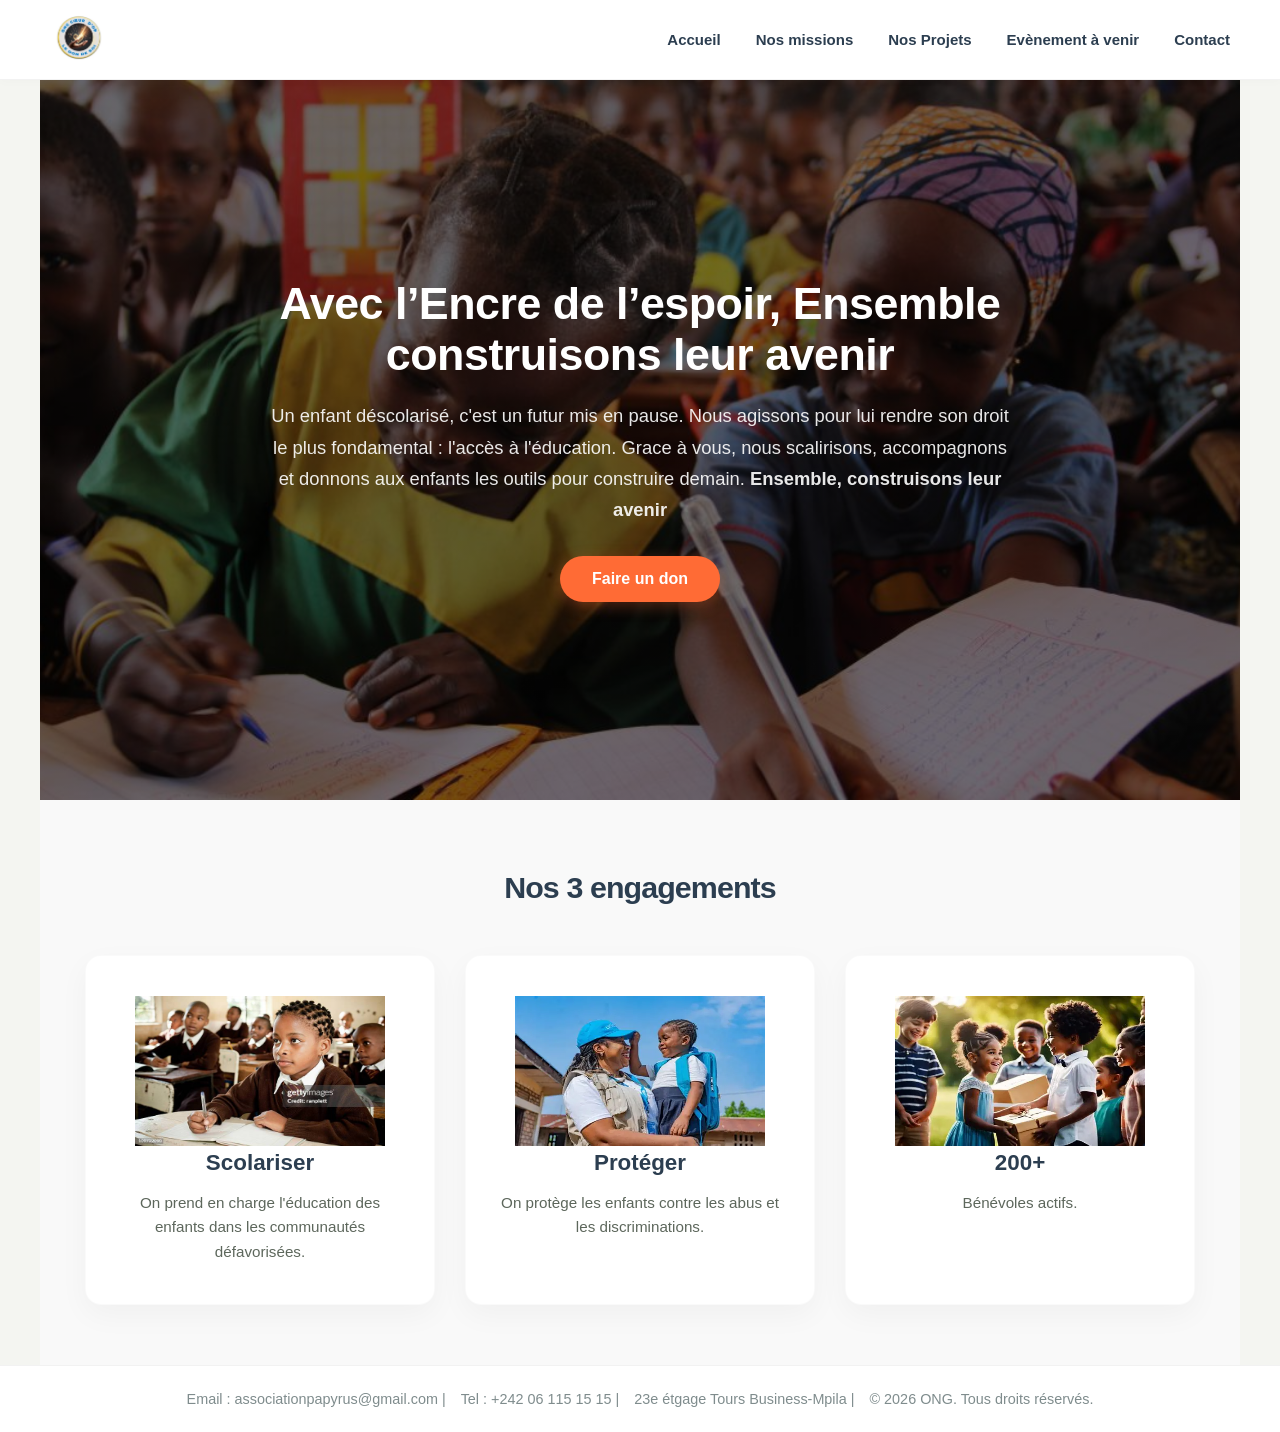
<file: index.html>
<!DOCTYPE html>
<html lang="en">
<head>
    <meta charset="UTF-8">
    <meta name="viewport" content="width=device-width, initial-scale=1.0">
    <title> l’Encre de l’espoir</title>
    <link rel="preconnect" href="https://fonts.googleapis.com">
    <link rel="preconnect" href="https://fonts.gstatic.com" crossorigin>
    <link href="https://fonts.googleapis.com/css2?family=Roboto:ital,wght@0,100..900;1,100..900&display=swap" rel="stylesheet">
    <link rel="stylesheet" href="style.css">
</head>
<body>
     <!-- En tete-->  
     <header>
        <nav class="navbar">
            <a href="#" class="logo">
                <img src="image/logo1.png" alt="Logo de l'ONG" class="logo-img">
            </a>
            <ul class="nav-links">
                <li><a href="index.html">Accueil</a></li>
                <li><a href="mission.html">Nos missions</a></li>
                <li><a href="projet.html">Nos Projets</a></li>
                <li><a href="evenement.html">Evènement à venir</a></li>
                <li><a href="contact.html">Contact</a></li>
            </ul>
        </nav>
    </header>
    <main>
        <section class="hero">
            <div class="hero-content">
               <h1>Avec  l’Encre de l’espoir, Ensemble construisons leur avenir</h1>
               <p>Un enfant déscolarisé, c'est un futur mis en pause. Nous agissons pour lui rendre
                son droit le plus fondamental : l'accès à l'éducation.
                Grace à vous, nous scalirisons, accompagnons et donnons aux enfants les outils
                pour construire demain.
                <strong>Ensemble, construisons leur avenir</strong>
               </p>
               <a href="contact.html" class="btn">Faire un don</a>
            </div>
        </section>
        <section id="mission" class="engagements">
            <h2>Nos 3 engagements</h2>
            <div class="cards">
                <div class="card">
                    <article>
                    
                    <img src="image/education.jpg" width="250" height="150" alt="education">
                    <h3>Scolariser</h3>
                    <p>On prend en charge l'éducation des enfants dans les communautés défavorisées.</p>
                    </article>
                </div>
                <div class="card">
                    <article>
                    <img src="image/protéger.jpg" width="250" height="150" alt="Protection">
                    <h3>Protéger</h3>
                    <p>On protège les enfants contre les abus et les discriminations.</p>
                    </article>
                </div>
                <div class="card">
                    <article>
                    <img src="image/don.jpg" width="250" height="150" alt="Don">
                    <h3>200+</h3>
                    <p>Bénévoles actifs.</p>
                    </article>
                </div>
            </div>
        </section>
    </main>

    <footer>
        <p>Email : associationpapyrus@gmail.com | </a></p>
        <p> Tel : +242 06 115 15 15 |</p>
        <p> 23e étgage Tours Business-Mpila | </p>
        <p>&copy; 2026 ONG. Tous droits réservés.</p>
    </footer>
</body>
</html>
</file>
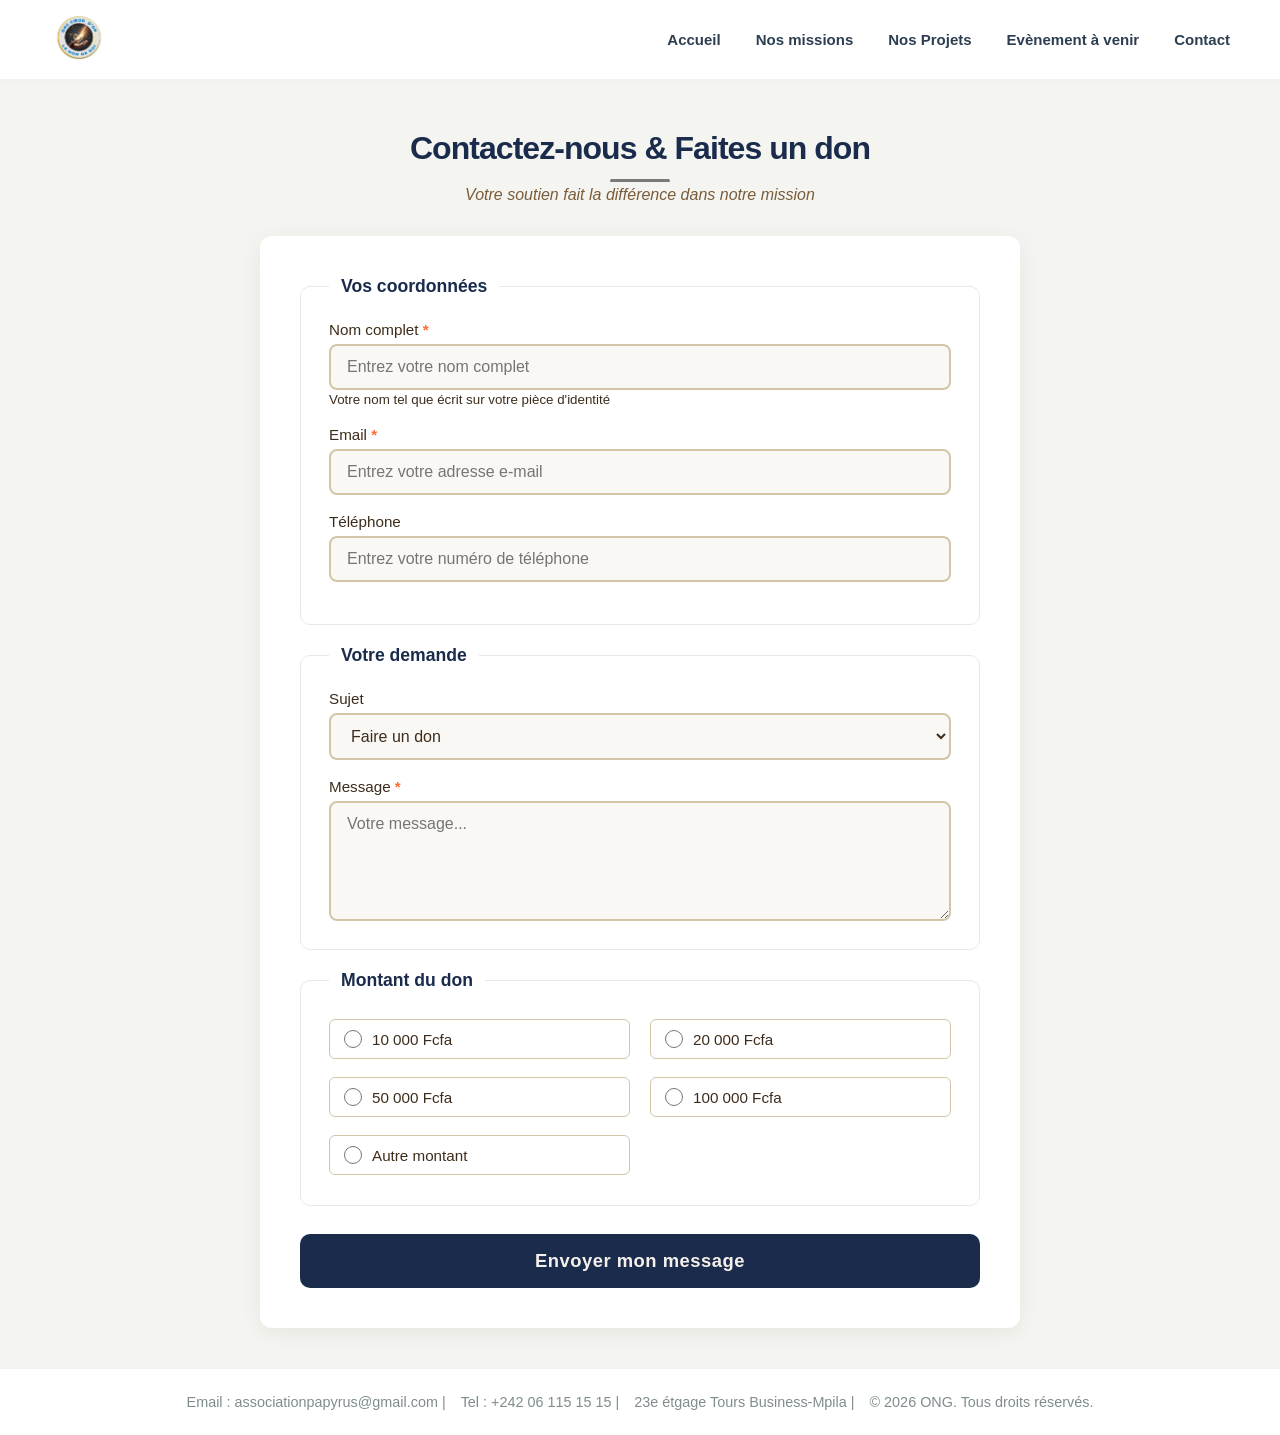
<file: contact.html>
<!DOCTYPE html>
<html lang="en">
<head>
    <meta charset="UTF-8">
    <meta name="viewport" content="width=device-width, initial-scale=1.0">
    <title>associatif / ONG </title>
    <link rel="preconnect" href="https://fonts.googleapis.com">
    <link rel="preconnect" href="https://fonts.gstatic.com" crossorigin>
    <link href="https://fonts.googleapis.com/css2?family=Roboto:ital,wght@0,100..900;1,100..900&display=swap" rel="stylesheet">
    <link rel="stylesheet" href="style.css">
</head>
<body>
     <!-- En tete-->  
     <header>
        <nav class="navbar">
            <a href="#" class="logo">
                <img src="image/logo1.png" alt="Logo de l'ONG" class="logo-img">
            </a>
            <ul class="nav-links">
                <li><a href="index.html">Accueil</a></li>
                <li><a href="mission.html">Nos missions</a></li>
                <li><a href="projet.html">Nos Projets</a></li>
                <li><a href="evenement.html">Evènement à venir</a></li>
                <li><a href="contact.html">Contact</a></li>
            </ul>
        </nav>
    </header>
    <main>
    <section id="contact-don" class="contact-don">
        <h2>Contactez-nous &amp; Faites un don</h2>
        <p class="subtitle">Votre soutien fait la différence dans notre mission</p>
        <address class="contact-adress">
            
        </address>
        <form action="#" method="get" class="contact-form">
            <fieldset>
                <legend>Vos coordonnées</legend>
                <div class="form-group">
                    <label for="nom">Nom complet <span class="required">*</span></label>
                    <input type="text" id="nom" name="nom" placeholder="Entrez votre nom complet" required>
                    <small id="nom-help">Votre nom tel que écrit sur votre pièce d'identité</small>
                </div>
                <div class="form-group">
                    <label for="email">Email <span class="required">*</span></label>
                    <input type="email" id="email" name="email" placeholder="Entrez votre adresse e-mail" required>
                </div>
                <div class="form-group">
                    <label for="tel">Téléphone</label>
                    <input type="tel" id="tel" name="tel" placeholder="Entrez votre numéro de téléphone">
                </div>
            </fieldset>
            <fieldset>
                <legend>Votre demande</legend>
                <div class="form-group">
                    <label for="sujet">Sujet</label>
                    <select id="sujet" name="sujet">
                        <option value="info">Demande d'information</option>
                        <option value="don" selected>Faire un don</option>
                        <option value="autre">Autre</option>
                    </select>
                </div>
                <div class="form-groupe">
                    <label for="message">Message <span class=required>*</span></label>
                    <textarea id="message" name="message" rows="5" placeholder="Votre message..." required></textarea>   
                </div>
            </fieldset>
            <fieldset>
                <legend>Montant du don</legend>
                <div class="radio-group">
                    <label><input type="radio" name="montant" value="10000"> 10 000 Fcfa</label>
                    <label><input type="radio" name="montant" value="20000"> 20 000 Fcfa</label>
                    <label><input type="radio" name="montant" value="50000"> 50 000 Fcfa</label>
                    <label><input type="radio" name="montant" value="100000"> 100 000 Fcfa</label>
                    <label><input type="radio" name="montant" value="autre"> Autre montant</label>
                </div>
            </fieldset>
            <button type="submit" name="submit" class="btn-submit">Envoyer mon message</button>
        </form>
    </section>
    </main>

    <footer>
        <p>Email : associationpapyrus@gmail.com | </a></p>
        <p> Tel : +242 06 115 15 15 |</p>
        <p> 23e étgage Tours Business-Mpila | </p>
        <p>&copy; 2026 ONG. Tous droits réservés.</p>
    </footer>
</body>
</html>
</file>
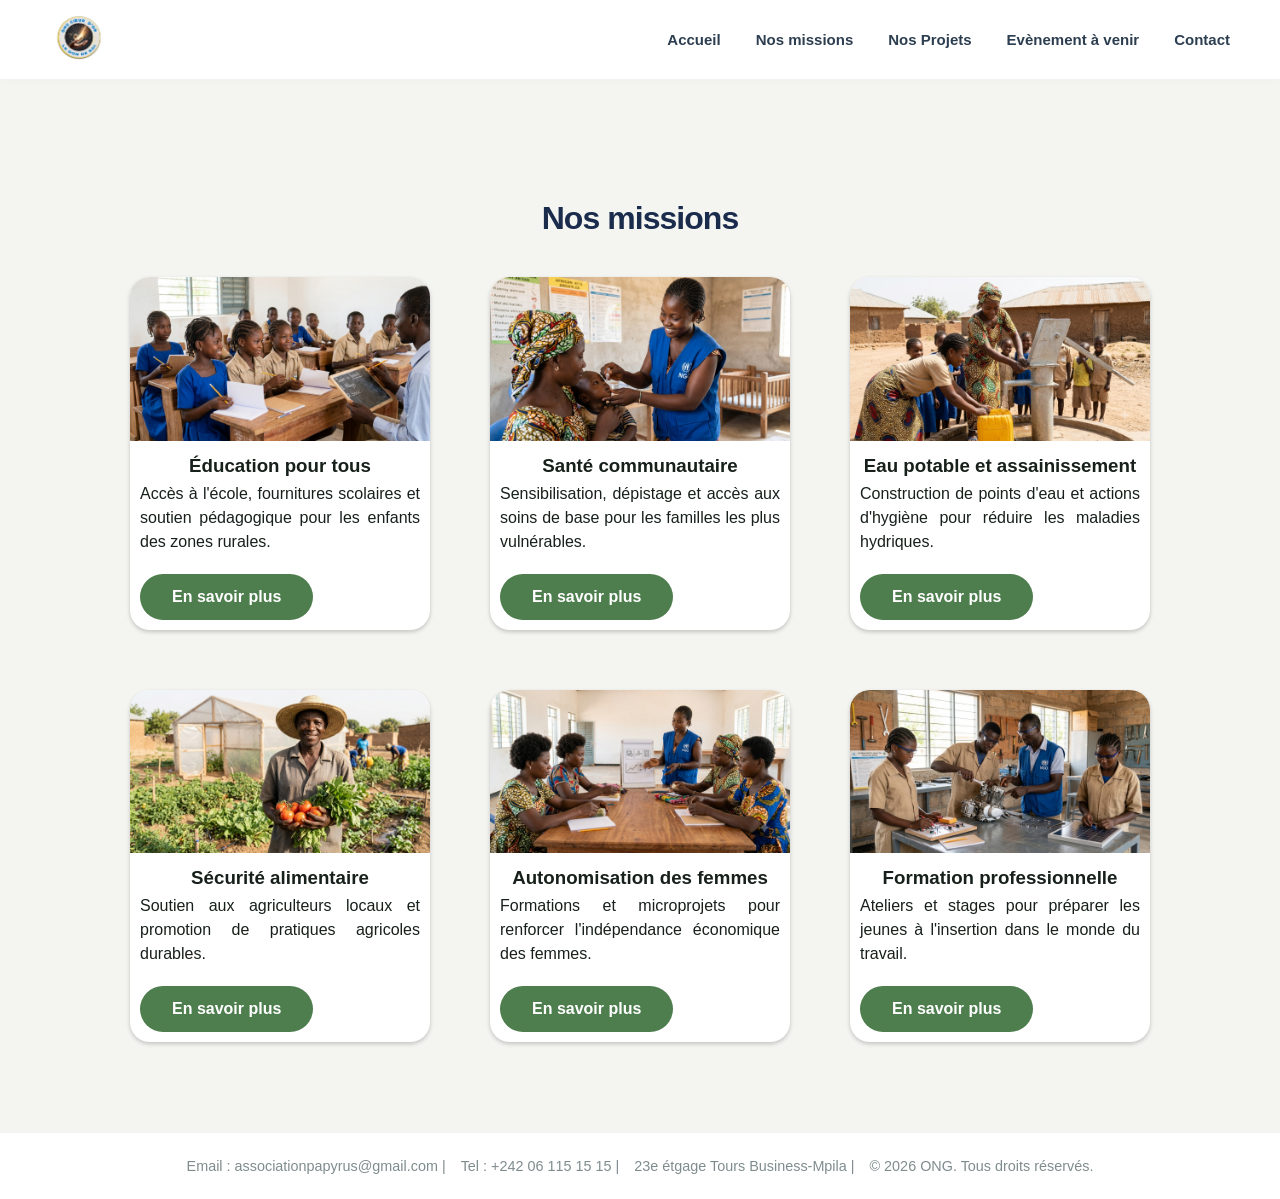
<file: mission.html>
<!DOCTYPE html>
<html lang="en">
<head>
    <meta charset="UTF-8">
    <meta name="viewport" content="width=device-width, initial-scale=1.0">
    <title>associatif / ONG </title>
    <link rel="preconnect" href="https://fonts.googleapis.com">
    <link rel="preconnect" href="https://fonts.gstatic.com" crossorigin>
    <link href="https://fonts.googleapis.com/css2?family=Roboto:ital,wght@0,100..900;1,100..900&display=swap" rel="stylesheet">
    <link rel="stylesheet" href="style.css">
</head>
<body>
     <header>
        <nav class="navbar">
            <a href="#" class="logo">
                <img src="image/logo1.png" alt="Logo de l'ONG" class="logo-img">
            </a>
            <ul class="nav-links">
                <li><a href="index.html">Accueil</a></li>
                <li><a href="mission.html">Nos missions</a></li>
                <li><a href="projet.html">Nos Projets</a></li>
                <li><a href="evenement.html">Evènement à venir</a></li>
                <li><a href="contact.html">Contact</a></li>
            </ul>
        </nav>
        <main>
        <section id="mission-card">
            <header>
                <h2 id="mission">Nos missions</h2>
            </header>
            <article class="mission-card">
                <img src="image/education pour tous.png" alt="Enfants assis en classe, en train d'écrire dans des cahiers">
                <div class="mission-card-content">
                    <h3>Éducation pour tous</h3>
                    <p>Accès à l'école, fournitures scolaires et soutien pédagogique pour les enfants des zones rurales.</p>
                </div>
                <div class="mission-card-footer">
                    <a href="#" class="btn">En savoir plus</a>
                </div>
            </article>
    
            <article class="mission-card">
                <img src="image/santé communautaire.png" alt="Agent de santé examinant un enfant dans un centre communautaire">
                <div class="mission-card-content">
                    <h3>Santé communautaire</h3>
                    <p>Sensibilisation, dépistage et accès aux soins de base pour les familles les plus vulnérables.</p>
                </div>
                <div class="mission-card-footer">
                    <a href="#" class="btn">En savoir plus</a>
                </div>
            </article>
            
            <article class="mission-card">
                <img src="image/eau potable et assainissement.png" alt="Femme puisant de l'eau à un point d'eau potable construit par l'ONG">
                <div class="mission-card-content">
                    <h3>Eau potable et assainissement</h3>
                    <p>Construction de points d'eau et actions d'hygiène pour réduire les maladies hydriques.</p>
                </div>
                <div class="mission-card-footer">
                    <a href="#" class="btn">En savoir plus</a>
                </div>
            </article>

            <article class="mission-card">
                <img src="image/sécurité alimentaire.png" alt="Agriculteur travaillant dans un champ cultivé selon des pratiques durables">
                <div class="mission-card-content">
                    <h3>Sécurité alimentaire</h3>
                    <p>Soutien aux agriculteurs locaux et promotion de pratiques agricoles durables.</p>
                </div>
                <div class="mission-card-footer">
                    <a href="#" class="btn">En savoir plus</a>
                </div>
            </article>

            <article class="mission-card">
                <img src="image/autonomisation des femmes.png" alt="Groupe de femmes participant à un atelier de formation">
                <div class="mission-card-content">
                    <h3>Autonomisation des femmes</h3>
                    <p>Formations et microprojets pour renforcer l'indépendance économique des femmes.</p>
                </div>
                <div class="mission-card-footer">
                    <a href="#" class="btn">En savoir plus</a>
                </div>
            </article>

            <article class="mission-card">
                <img src="image/formation professionnelle des jeunes.png" alt="Jeune apprenant un métier manuel lors d'un atelier de formation professionnelle">
                <div class="mission-card-content">
                    <h3>Formation professionnelle</h3>
                    <p>Ateliers et stages pour préparer les jeunes à l'insertion dans le monde du travail.</p>
                </div>
                <div class="mission-card-footer">
                    <a href="#" class="btn">En savoir plus</a>
                </div>
            </article>

        </section>
        </main>
    </header>
    <main>


    <main>
    <footer>
        <p>Email : associationpapyrus@gmail.com | </a></p>
        <p> Tel : +242 06 115 15 15 |</p>
        <p> 23e étgage Tours Business-Mpila | </p>
        <p>&copy; 2026 ONG. Tous droits réservés.</p>
    </footer>
</body>
</html>
</file>
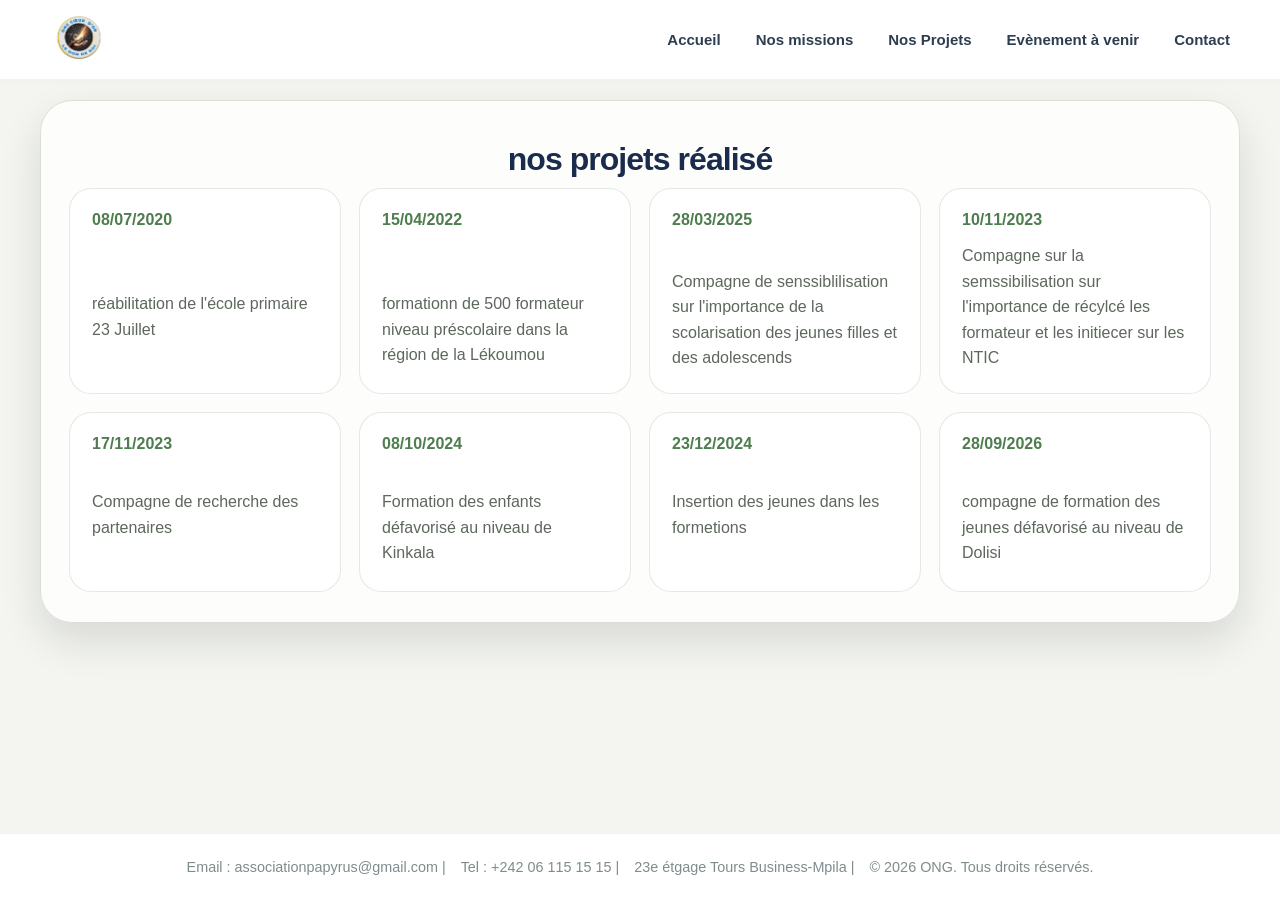
<file: projet.html>
<!DOCTYPE html>
<html lang="en">
<head>
    <meta charset="UTF-8">
    <meta name="viewport" content="width=device-width, initial-scale=1.0">
    <title>associatif / ONG </title>
    <link rel="preconnect" href="https://fonts.googleapis.com">
    <link rel="preconnect" href="https://fonts.gstatic.com" crossorigin>
    <link href="https://fonts.googleapis.com/css2?family=Roboto:ital,wght@0,100..900;1,100..900&display=swap" rel="stylesheet">
    <link rel="stylesheet" href="style.css">
</head>
<body>
     <!-- En tete-->  
     <header>
        <nav class="navbar">
            <a href="#" class="logo">
                <img src="image/logo1.png" alt="Logo de l'ONG" class="logo-img">
            </a>
            <ul class="nav-links">
                <li><a href="index.html">Accueil</a></li>
                <li><a href="mission.html">Nos missions</a></li>
                <li><a href="projet.html">Nos Projets</a></li>
                <li><a href="evenement.html">Evènement à venir</a></li>
                <li><a href="contact.html">Contact</a></li>
            </ul>
        </nav>
    </header>
    <main>
        <!--  Les projet déjà réalisé -->
        <section id="projet" class="calandar_section">
            <h2>nos projets réalisé</h2>
            <div class="calandar_container">
                <div class="child_calandar">
                    <p>08/07/2020</p>
                    <p>réabilitation de l'école primaire 23 Juillet</p>
                </div>
                <div class="child_calandar">
                    <p>15/04/2022</p>
                    <p>formationn de 500 formateur niveau préscolaire dans la région de la Lékoumou</p>
                </div>
                <div class="child_calandar">
                    <p>28/03/2025</p>
                    <p> Compagne de senssiblilisation sur l'importance de la scolarisation des jeunes filles et des adolescends </p>
                </div>

                <div class="child_calandar">
                    <p>10/11/2023</p>
                    <p> Compagne sur la semssibilisation sur l'importance de récylcé les formateur et les initiecer sur les NTIC</p>
                </div>
                <div class="child_calandar">    
                    <p>17/11/2023</p>
                    <p>Compagne de recherche des partenaires </p>
                </div>

                <div class="child_calandar"> 
                    <p>08/10/2024</p>
                    <p>Formation des enfants défavorisé au niveau de Kinkala</p>
                </div>
                <div class="child_calandar">
                    <p>23/12/2024</p>
                    <p>Insertion des jeunes dans les formetions</p>
                </div>
                <div class="child_calandar">             
                    <p>28/09/2026</p>
                    <p>compagne de formation des jeunes défavorisé au niveau de Dolisi</p>
                </div>
            </div>
    </section>
    </main>
    <footer>
        <p>Email : associationpapyrus@gmail.com | </a></p>
        <p> Tel : +242 06 115 15 15 |</p>
        <p> 23e étgage Tours Business-Mpila | </p>
        <p>&copy; 2026 ONG. Tous droits réservés.</p>
    </footer>
</body>
</html>
</file>
<file: style.css>
:root {
    --bg-color: #f4f5f1;
    --surface: #ffffff;
    --surface-alt: #eef0e7;
    --text: #17201a;
    --text-main: #2c3e50;
    --muted: #5d675c;
    --accent: #4e7d4e;
    --accent-soft: #d6e7d6;
    --primary-orange: #ff6b35;
    --primary-orange-hover: #e55b2c;
    --dark-blue: #1a2b4c;
    --border: #d9dfd5;
    --border-soft: rgba(0, 0, 0, 0.05);
    --shadow: 0 18px 42px rgba(17, 25, 17, 0.12);
    --shadow-soft: 0 4px 20px rgba(61, 44, 27, 0.08);
    --radius: 24px;
}

* {
    margin: 0;
    padding: 0;
    box-sizing: border-box;
}

body {
    font-family: 'Inter', -apple-system, BlinkMacSystemFont, 'Segoe UI', sans-serif;
    background-color: var(--bg-color);
    color: var(--text);
    width: 100%;
    min-height: 100vh;
    display: flex;
    flex-direction: column;
}

main {
    flex: 1; 
}

h2 {
    margin: 0 0 18px;
    font-size: 2rem;
    letter-spacing: -0.03em;
    color: var(--dark-blue);
    text-align: center;
    margin: 10px 10px;
}

section {
    max-width: 1200px;
    margin: 0 auto;
    padding: 60px 20px; 
}
header {
    position: sticky;
    top: 0;
    left: 0;
    width: 100%;
    z-index: 1000; 
}

.navbar {
    display: flex;
    justify-content: space-between;
    align-items: center;
    padding: 15px 50px;
    background: rgba(255, 255, 255, 0.95);
    border-bottom: 1px solid var(--border-soft);
    backdrop-filter: blur(12px);
    box-shadow: 0 2px 10px rgba(0, 0, 0, 0.02);
    width: 100%;
}

.logo-img {
    height: 45px;
    object-fit: contain;
}

.nav-links {
    display: flex;
    list-style: none;
    gap: 35px;
}

.nav-links a {
    text-decoration: none;
    color: var(--text-main);
    font-weight: 600;
    font-size: 15px;
    transition: color 0.3s ease;
    position: relative;
    padding-bottom: 4px;
}

.nav-links a:hover {
    color: var(--primary-orange);
}

.nav-links a::after {
    content: '';
    position: absolute;
    width: 0;
    height: 2px;
    bottom: 0;
    left: 0;
    background-color: var(--primary-orange);
    transition: width 0.3s ease;
}

.nav-links a:hover::after {
    width: 100%;
}


.hero {
    background-image: linear-gradient(rgba(0, 0, 0, 0.55), rgba(0, 0, 0, 0.55)), url('image/image2.jpg');
    background-size: cover;
    background-position: center;
    background-repeat: no-repeat;
    min-height: 80vh;
    display: flex;
    justify-content: center;
    align-items: center;
    padding: 40px 20px;
    color: white;
}

.hero-content {
    max-width: 750px;
    text-align: center;
}

.hero-content h1 {
    font-size: clamp(2rem, 5vw, 2.8rem);
    font-weight: 700;
    margin-bottom: 20px;
    letter-spacing: -0.5px;
}

.hero-content p {
    font-size: 1.15rem;
    margin-bottom: 30px;
    line-height: 1.7;
    color: rgba(255, 255, 255, 0.9);
}


.btn {
    display: inline-block;
    padding: 14px 32px;
    background-color: var(--primary-orange);
    color: white !important;
    text-decoration: none;
    font-size: 1rem;
    border: none;
    border-radius: 30px;
    font-weight: 600;
    cursor: pointer;
    box-shadow: 0 4px 15px rgba(255, 107, 53, 0.3);
    transition: all 0.3s ease;
}

.btn:hover {
    background-color: var(--primary-orange-hover);
    box-shadow: 0 6px 20px rgba(255, 107, 53, 0.4);
    transform: translateY(-2px);
}


.engagements {
    background-color: #f9f9f9;
    text-align: center;
}

.engagements h2 {
    font-size: 1.9rem;
    margin-bottom: 10px;
    color: var(--text-main);
}

.cards {
    display: flex;
    justify-content: center;
    flex-wrap: wrap;
    gap: 30px;
    margin-top: 50px;
}

.card {
    background: var(--surface);
    padding: 40px 30px;
    border-radius: 16px;
    box-shadow: 0 10px 30px rgba(0, 0, 0, 0.04);
    flex: 1;
    min-width: 250px;
    max-width: 350px;
    transition: transform 0.3s ease, box-shadow 0.3s ease;
    border: 1px solid rgba(0, 0, 0, 0.02);
}

.card:hover {
    transform: translateY(-5px);
    box-shadow: 0 15px 35px rgba(0, 0, 0, 0.08);
}

.icon {
    display: block;
    font-size: 3rem;
    margin-bottom: 20px;
}

.card h3 {
    font-size: 1.4rem;
    color: var(--text-main);
    margin-bottom: 15px;
}

.card p {
    font-size: 0.95rem;
    color: var(--muted);
    line-height: 1.6;
}


.calandar_section,
.projet_section {
    background: rgba(255, 255, 255, 0.82);
    border: 1px solid var(--border);
    border-radius: 32px;
    padding: 30px 28px;
    box-shadow: var(--shadow);
    margin: 20px auto;
}


.calandar_container {
    display: grid;
    grid-template-columns: repeat(auto-fit, minmax(220px, 1fr));
    gap: 18px;
}

.child_calandar {
    display: flex;
    flex-direction: column;
    justify-content: space-between;
    background: var(--surface);
    border: 1px solid rgba(95, 113, 95, 0.16);
    border-radius: 22px;
    padding: 22px;
    min-height: 180px;
    transition: transform 0.25s ease, box-shadow 0.25s ease;
}

.child_calandar:hover {
    transform: translateY(-4px);
    box-shadow: 0 24px 44px rgba(17, 25, 17, 0.16);
}

.child_calandar p:first-child {
    margin: 0 0 14px;
    color: var(--accent);
    font-weight: 700;
}

.child_calandar p:last-child {
    margin: 0;
    color: var(--muted);
    line-height: 1.6;
    min-height: 80px;
}


.container_projet {
    display: grid;
    grid-template-columns: repeat(auto-fit, minmax(280px, 1fr));
    gap: 20px;
}

.child_projet {
    display: flex;
    flex-direction: column;
    justify-content: space-between;
    gap: 18px;
    background: var(--surface);
    border: 1px solid rgba(95, 113, 95, 0.12);
    border-radius: 28px;
    overflow: hidden;
    padding: 22px;
    min-height: 320px;
    box-shadow: var(--shadow);
    transition: transform 0.25s ease, box-shadow 0.25s ease;
}

.child_projet:hover {
    box-shadow: 0 24px 48px rgba(17, 25, 17, 0.16);
}

.child_projet img {
    width: 100%;
    height: 180px;
    object-fit: cover;
    border-radius: 18px;
}

.child_projet p {
    margin: 0;
    color: var(--muted);
    line-height: 1.7;
    flex: 1;
}

.child_projet button  {
    align-self: start;
    border: none;
    border-radius: 999px;
    padding: 12px 24px;
    background: var(--accent);
    
    color: var(--surface);
    font-weight: 600;
    cursor: pointer;
}
.mbtn {
    align-self: start;
    border: none;
    border-radius: 999px;
    text-decoration: none;
    padding: 12px 24px;
    background: var(--accent);
    color: var(--surface);
    font-weight: 600;
    cursor: pointer;
}


.contact-don {
    max-width: 800px;
    margin: 0 auto;
    padding: 40px 20px;
    color: #3d2c1b; 
}

.contact-don h2 {
    text-align: center;
    margin-bottom: 4px;
    font-weight: 700;
}

.contact-don h2::after {
    content: '';
    display: block;
    width: 60px;
    height: 3px;
    background: #7c7a78;
    margin: 12px auto 0;
    border-radius: 2px;
}

.contact-don .subtitle {
    text-align: center;
    color: #7a5c3a;
    font-size: 1rem;
    margin-bottom: 32px;
    font-style: italic;
}

.contact-address {
    text-align: center;
    margin-bottom: 40px;
    font-style: normal;
    color: #7a5c3a;
    line-height: 1.8;
}

.contact-address a {
    color: var(--dark-blue); 
    text-decoration: none;
    font-weight: 500;
    border-bottom: 1px dotted #d4c5a9;
    transition: border-color 0.3s ease;
}

.contact-address a:hover {
    border-bottom-color: var(--primary-orange);
}

.contact-form {
    background: var(--surface);
    padding: 40px;
    border-radius: 12px;
    box-shadow: var(--shadow-soft);
}

.contact-form fieldset {
    border: 1px solid #e9e8e6;
    border-radius: 10px;
    padding: 24px 28px;
    margin-bottom: 20px;
    transition: border-color 0.3s ease;
}

.contact-form fieldset:hover {
    border-color: var(--primary-orange);
}

.contact-form legend {
    font-weight: 600;
    font-size: 1.1rem;
    color: var(--dark-blue); 
    padding: 0 12px;
    background: var(--surface);
}

.contact-form .form-group {
    margin-bottom: 18px;
}

.contact-form label {
    display: block;
    font-weight: 500;
    font-size: 0.95rem;
    color: #3d2c1b;
    margin-bottom: 6px;
}

.contact-form label .required {
    color: var(--primary-orange); 
    font-weight: 700;
}

.contact-form input[type="text"],
.contact-form input[type="email"],
.contact-form input[type="tel"],
.contact-form select,
.contact-form textarea {
    width: 100%;
    padding: 12px 16px;
    border: 2px solid #d4c5a9;
    border-radius: 8px;
    font-size: 1rem;
    font-family: inherit;
    background-color: #faf8f5;
    color: #3d2c1b;
    transition: all 0.3s ease;
}

.contact-form input[type="text"]:focus,
.contact-form input[type="email"]:focus,
.contact-form input[type="tel"]:focus,
.contact-form select:focus,
.contact-form textarea:focus {
    outline: none;
    border-color: var(--primary-orange);
    box-shadow: 0 0 0 3px rgba(255, 107, 53, 0.15);
    background-color: var(--surface);
}

.contact-form textarea {
    resize: vertical;
    min-height: 120px;
}


.contact-form .radio-group {
    display: grid;
    grid-template-columns: 1fr 1fr;
    gap: 12px 20px;
    padding-top: 4px;
}

.contact-form .radio-group label {
    display: flex;
    align-items: center;
    font-weight: 500;
    font-size: 0.95rem;
    cursor: pointer;
    gap: 10px;
    padding: 10px 14px;
    border-radius: 6px;
    border: 1px solid #d4c5a9;
    transition: all 0.3s ease;
}

.contact-form .radio-group label:hover {
    background-color: #e8e0d8;
    border-color: var(--primary-orange);
}

.contact-form .radio-group input[type="radio"] {
    width: 18px;
    height: 18px;
    accent-color: var(--primary-orange);
    cursor: pointer;
}

.contact-form .btn-submit {
    width: 100%;
    padding: 16px 32px;
    background: var(--dark-blue); 
    color: #f5f0eb;
    border: none;
    border-radius: 10px;
    font-size: 1.15rem;
    font-weight: 600;
    cursor: pointer;
    letter-spacing: 0.5px;
    margin-top: 8px;
    transition: all 0.3s ease;
}

.contact-form .btn-submit:hover {
    background: #14223a;
    transform: translateY(-2px);
    box-shadow: 0 8px 24px rgba(26, 43, 76, 0.35);
}

.contact-form .required-note {
    text-align: center;
    margin-top: 16px;
    color: #7a5c3a;
    font-size: 0.85rem;
}


footer {
    display: flex;
    gap: 15px;
    justify-content: center;
    align-items: center;
    background-color: var(--surface);
    padding: 25px 20px;
    border-top: 1px solid var(--border-soft);
    width: 100%;
}

footer p {
    color: #7f8c8d;
    font-size: 0.9rem;
    font-weight: 500;
}


@media (max-width: 768px) {
    .navbar {
        padding: 15px 20px;
        flex-direction: column;
        gap: 15px;
    }

    .nav-links {
        gap: 20px;
        justify-content: center;
        flex-wrap: wrap;
    }

    .hero {
        min-height: 60vh;
    }

    .cards {
        flex-direction: column;
        align-items: center;
    }

    .card {
        width: 100%;
        max-width: 100%;
    }

    .contact-form {
        padding: 24px 16px;
    }

    .contact-form .radio-group {
        grid-template-columns: 1fr;
        gap: 8px;
    }
}


#mission-card{
    display: flex;
    justify-content: center;
    flex-wrap: wrap;
    background: ;
    border-radius: 20px;
    margin-top: 50px;
}

#mission-card header {
    z-index: 1;
}
.mission{
    margin-top: 60px;
}

.mission-card{
    min-width: 250px;
    width: 300px;
    background-color: white;
    border-radius: 20px;
    box-shadow: 0px 2px 4px rgba(0, 0, 0, 0.2);
    overflow: hidden;
    margin: 30px;
}

.mission-card img{
    width: 100%;
    height: auto;
}

.mission-card-content{
    padding: 10px;
}

.mission-card-content h3{
    margin-bottom: 5px;
    text-align: center;
}

.mission-card-content p {
    text-align: justify;
    line-height: 1.5;
}
.mission-card-footer{
    display: flex;
    justify-content: space-between;
    padding: 10px;
}

.mission-card-footer a{
    background: var(--accent);
    box-shadow: none;
}

.mission-card-footer a:hover{
    background: var(--accent);
    box-shadow: 0 2px 4px rgba(0, 0, 0, 1.5);

}
</file>
